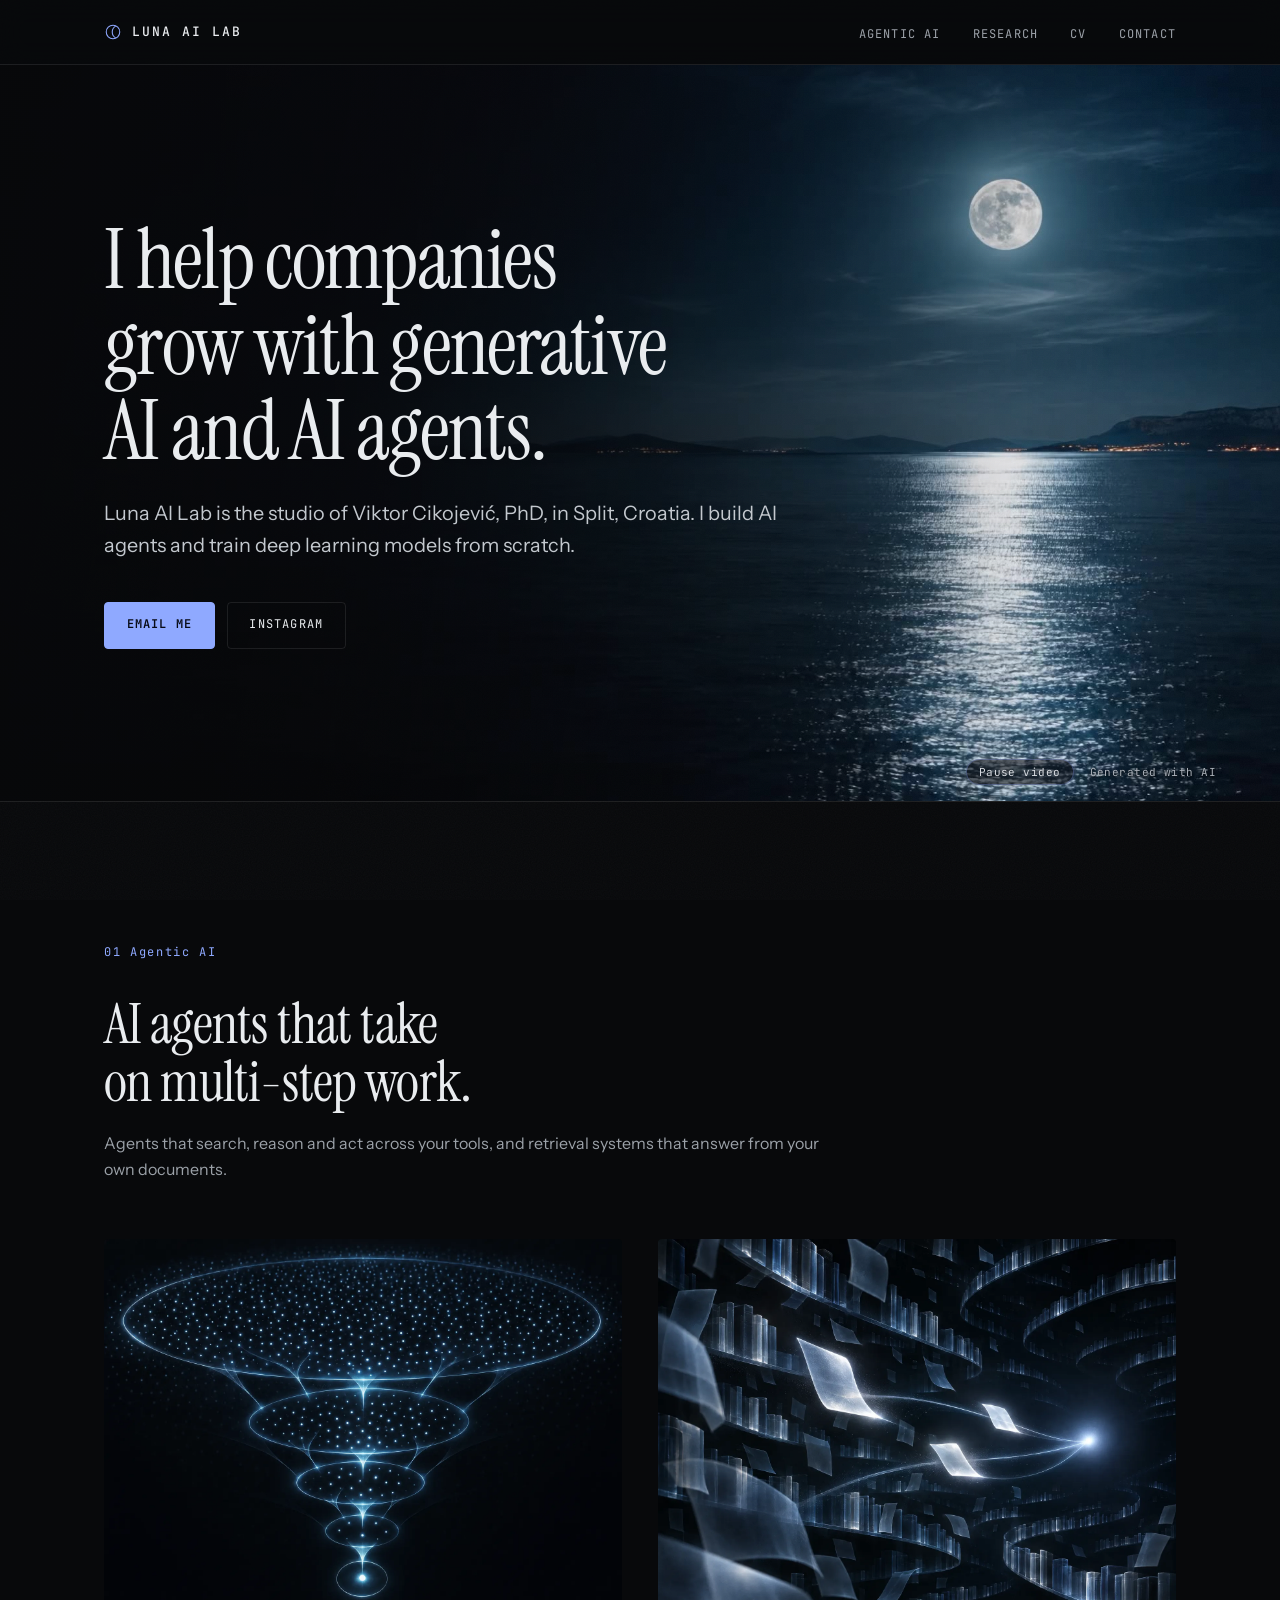
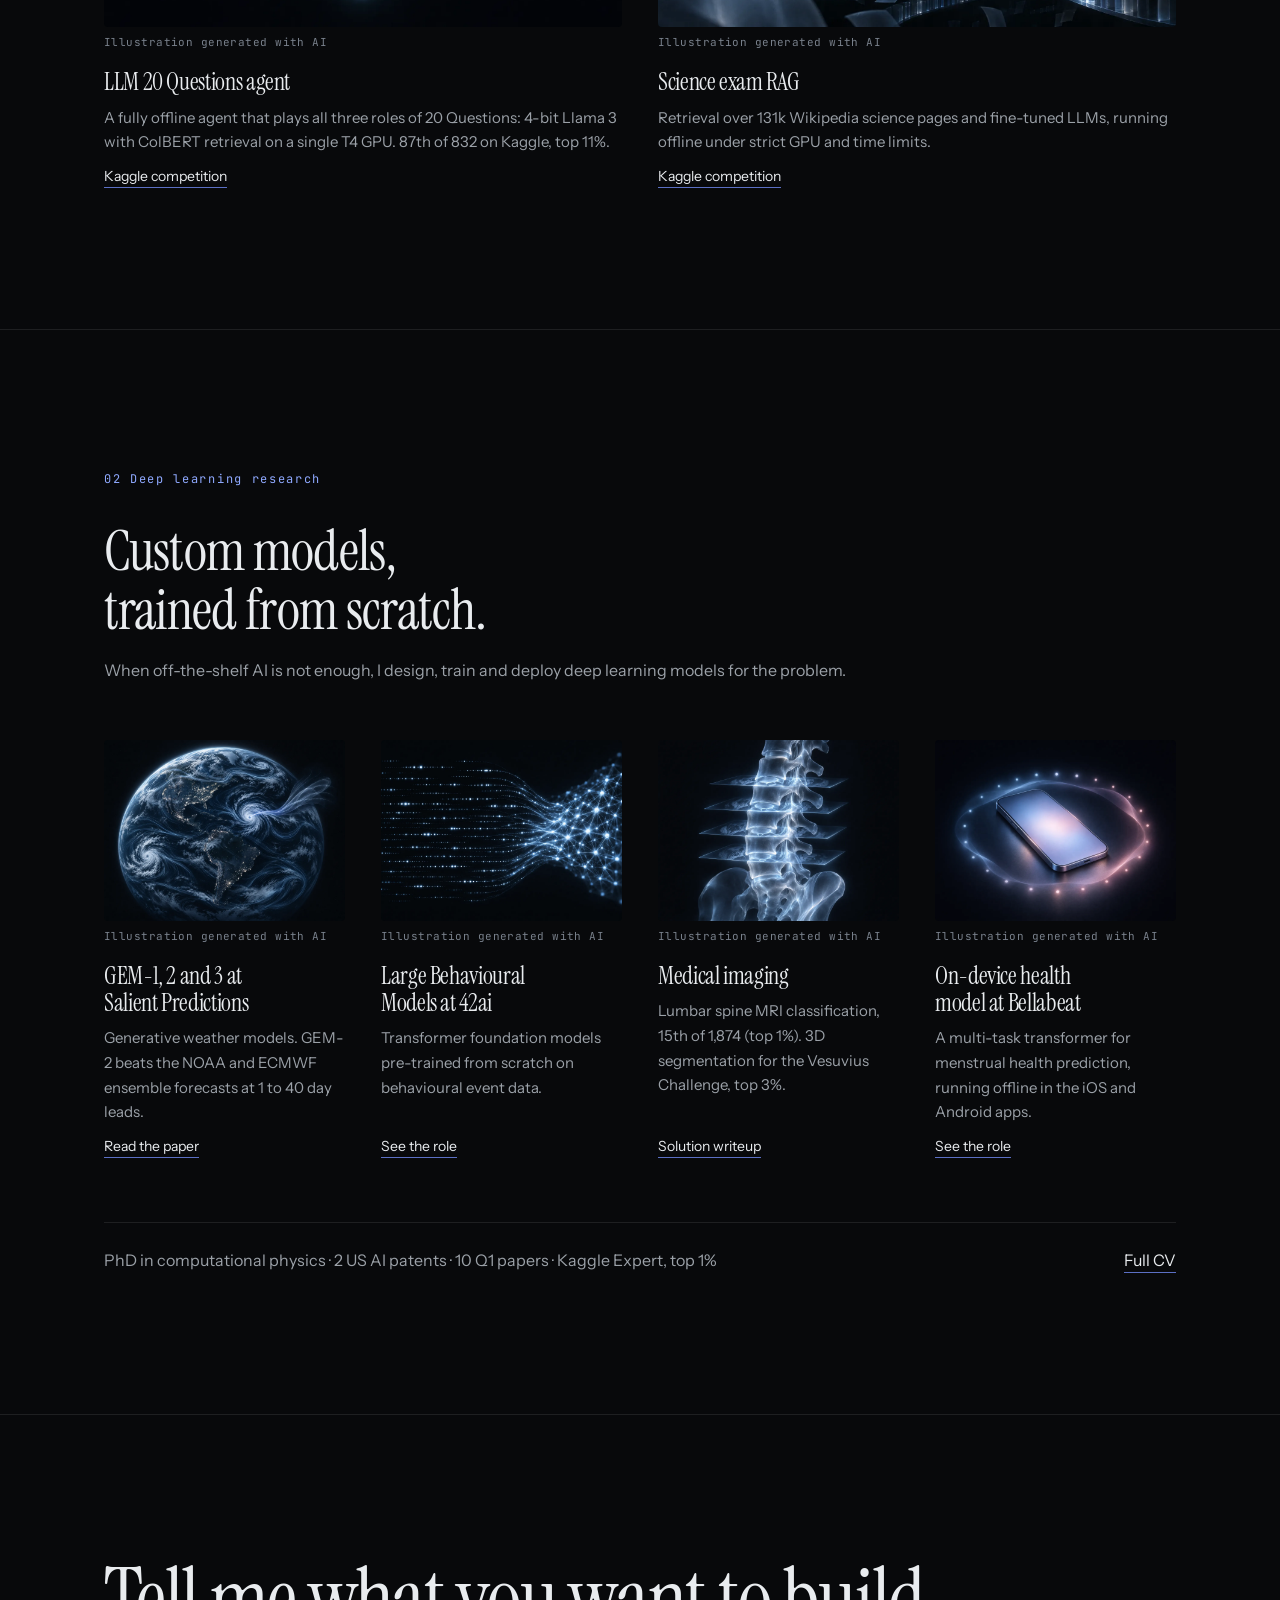
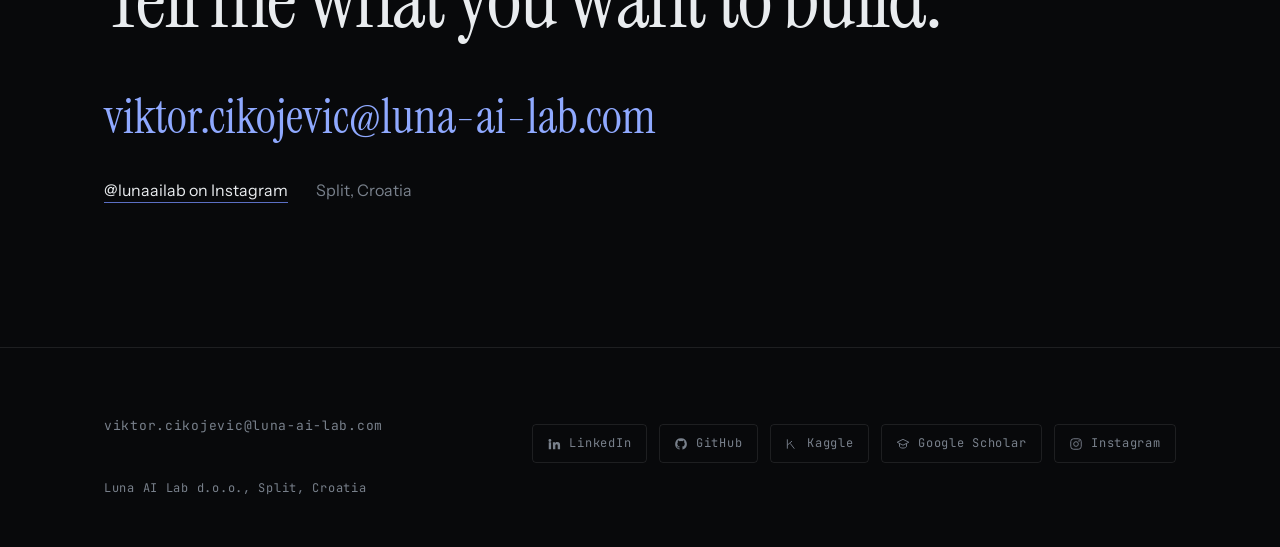
<file: index.html>
<!DOCTYPE html>
<html lang="en">
<head>
<meta charset="utf-8">
<meta name="viewport" content="width=device-width, initial-scale=1">
<title>Luna AI Lab. Generative AI, AI agents and deep learning research</title>
<meta name="description" content="Luna AI Lab is the studio of Viktor Cikojević, PhD, in Split, Croatia. AI agents and custom deep learning models trained from scratch.">
<link rel="canonical" href="https://luna-ai-lab.com/">
<meta name="theme-color" content="#08090b">
<meta name="author" content="Viktor Cikojević">

<meta property="og:type" content="website">
<meta property="og:url" content="https://luna-ai-lab.com/">
<meta property="og:site_name" content="Luna AI Lab">
<meta property="og:title" content="Luna AI Lab. Generative AI, AI agents and deep learning research">
<meta property="og:description" content="Luna AI Lab is the studio of Viktor Cikojević, PhD, in Split, Croatia. AI agents and custom deep learning models trained from scratch.">
<meta property="og:image" content="https://luna-ai-lab.com/assets/og.jpg">
<meta property="og:image:width" content="1200">
<meta property="og:image:height" content="630">
<meta name="twitter:card" content="summary_large_image">
<meta name="twitter:title" content="Luna AI Lab. Generative AI, AI agents and deep learning research">
<meta name="twitter:description" content="Luna AI Lab is the studio of Viktor Cikojević, PhD, in Split, Croatia. AI agents and custom deep learning models trained from scratch.">
<meta name="twitter:image" content="https://luna-ai-lab.com/assets/og.jpg">

<link rel="icon" href="/assets/favicon.svg" type="image/svg+xml">
<link rel="preconnect" href="https://fonts.googleapis.com">
<link rel="preconnect" href="https://fonts.gstatic.com" crossorigin>
<link rel="stylesheet" href="https://fonts.googleapis.com/css2?family=Instrument+Sans:ital,wght@0,400;0,500;0,600;1,400&amp;family=Instrument+Serif:ital@0;1&amp;family=JetBrains+Mono:wght@400;500&amp;display=swap">
<link rel="stylesheet" href="/styles.css">
</head>
<body>

<a class="skip" href="#main">Skip to content</a>

<header class="nav">
  <div class="wrap nav__inner">
    <a class="wordmark" href="/">
      <svg viewBox="0 0 24 24" fill="none" stroke="currentColor" stroke-width="1.4" aria-hidden="true">
        <circle cx="12" cy="12" r="9"/>
        <path d="M15.5 4.2a9 9 0 0 0 0 15.6"/>
      </svg>
      Luna AI Lab
    </a>
    <nav aria-label="Primary">
      <ul class="nav__links">
        <li class="nav__anchor"><a href="#agents">Agentic AI</a></li>
        <li class="nav__anchor"><a href="#research">Research</a></li>
        <li><a href="/viktor/">CV</a></li>
        <li><a href="#contact">Contact</a></li>
      </ul>
    </nav>
  </div>
</header>

<main id="main">

<section class="hero" id="top">
  <video class="hero__video" id="hero-video" data-src="/assets/hero.mp4" poster="/assets/hero.jpg" muted loop playsinline preload="none" aria-hidden="true"></video>
  <div class="wrap hero__inner">
    <h1 class="display">I help companies grow with generative AI and AI agents.</h1>
    <p class="lede hero__lede">
      Luna AI Lab is the studio of Viktor Cikojević, PhD, in Split, Croatia.
      I build AI agents and train deep learning models from scratch.
    </p>
    <div class="hero__cta">
      <a class="btn btn--primary" href="mailto:viktor.cikojevic@luna-ai-lab.com?subject=Project%20enquiry">Email me</a>
      <a class="btn btn--ghost" href="https://instagram.com/lunaailab" target="_blank" rel="noopener">Instagram</a>
    </div>
  </div>
  <div class="hero__meta">
    <button class="hero__pause" type="button" aria-pressed="false" hidden>Pause video</button>
    <p class="hero__caption">Generated with AI</p>
  </div>
</section>

<section class="section offer" id="agents">
  <div class="wrap">
    <header class="offer__head">
      <p class="eyebrow">01 Agentic AI</p>
      <h2 class="h2">AI agents that take on multi-step work.</h2>
      <p class="prose">Agents that search, reason and act across your tools, and retrieval systems that answer from your own documents.</p>
    </header>
    <div class="cards cards--2">
        <article class="card">
          <figure class="card__media">
            <img src="/assets/agent-20q.webp" alt="Illustration of an AI agent playing 20 Questions" width="1600" height="1200" loading="lazy" decoding="async">
            <figcaption>Illustration generated with AI</figcaption>
          </figure>
          <h3>LLM 20 Questions agent</h3>
          <p>A fully offline agent that plays all three roles of 20 Questions: 4-bit Llama 3 with ColBERT retrieval on a single T4 GPU. 87th of 832 on Kaggle, top 11%.</p>
          <a class="link card__link" href="https://www.kaggle.com/competitions/llm-20-questions" target="_blank" rel="noopener">Kaggle competition</a>
        </article>
        <article class="card">
          <figure class="card__media">
            <img src="/assets/agent-rag.webp" alt="Illustration of retrieval over science articles" width="1600" height="1200" loading="lazy" decoding="async">
            <figcaption>Illustration generated with AI</figcaption>
          </figure>
          <h3>Science exam RAG</h3>
          <p>Retrieval over 131k Wikipedia science pages and fine-tuned LLMs, running offline under strict GPU and time limits.</p>
          <a class="link card__link" href="https://www.kaggle.com/competitions/kaggle-llm-science-exam" target="_blank" rel="noopener">Kaggle competition</a>
        </article>
    </div>
  </div>
</section>

<section class="section offer" id="research">
  <div class="wrap">
    <header class="offer__head">
      <p class="eyebrow">02 Deep learning research</p>
      <h2 class="h2">Custom models, trained from scratch.</h2>
      <p class="prose">When off-the-shelf AI is not enough, I design, train and deploy deep learning models for the problem.</p>
    </header>
    <div class="cards cards--4">
        <article class="card">
          <figure class="card__media">
            <img src="/assets/research-gem.webp" alt="Illustration of a generative weather model" width="1600" height="1200" loading="lazy" decoding="async">
            <figcaption>Illustration generated with AI</figcaption>
          </figure>
          <h3>GEM-1, 2 and 3 at Salient Predictions</h3>
          <p>Generative weather models. GEM-2 beats the NOAA and ECMWF ensemble forecasts at 1 to 40 day leads.</p>
          <a class="link card__link" href="https://arxiv.org/abs/2601.03753" target="_blank" rel="noopener">Read the paper</a>
        </article>
        <article class="card">
          <figure class="card__media">
            <img src="/assets/research-lbm.webp" alt="Illustration of a transformer trained on behavioural events" width="1600" height="1200" loading="lazy" decoding="async">
            <figcaption>Illustration generated with AI</figcaption>
          </figure>
          <h3>Large Behavioural Models at 42ai</h3>
          <p>Transformer foundation models pre-trained from scratch on behavioural event data.</p>
          <a class="link card__link" href="/viktor/#experience">See the role</a>
        </article>
        <article class="card">
          <figure class="card__media">
            <img src="/assets/research-medical.webp" alt="Illustration of a lumbar spine MRI scan" width="1600" height="1200" loading="lazy" decoding="async">
            <figcaption>Illustration generated with AI</figcaption>
          </figure>
          <h3>Medical imaging</h3>
          <p>Lumbar spine MRI classification, 15th of 1,874 (top 1%). 3D segmentation for the Vesuvius Challenge, top 3%.</p>
          <a class="link card__link" href="https://www.kaggle.com/competitions/rsna-2024-lumbar-spine-degenerative-classification/writeups/derpmaxxing-15th-place-solution" target="_blank" rel="noopener">Solution writeup</a>
        </article>
        <article class="card">
          <figure class="card__media">
            <img src="/assets/research-health.webp" alt="Illustration of a health model running on a phone" width="1600" height="1200" loading="lazy" decoding="async">
            <figcaption>Illustration generated with AI</figcaption>
          </figure>
          <h3>On-device health model at Bellabeat</h3>
          <p>A multi-task transformer for menstrual health prediction, running offline in the iOS and Android apps.</p>
          <a class="link card__link" href="/viktor/#experience">See the role</a>
        </article>
    </div>
    <div class="creds">
      <p>PhD in computational physics · 2 US AI patents · 10 Q1 papers · Kaggle Expert, top 1%</p>
      <a class="link" href="/viktor/">Full CV</a>
    </div>
  </div>
</section>

<section class="section contact" id="contact">
  <div class="wrap">
    <h2 class="display">Tell me what you want to build.</h2>
    <a class="contact__mail" href="mailto:viktor.cikojevic@luna-ai-lab.com?subject=Project%20enquiry">viktor.cikojevic@luna-ai-lab.com</a>
    <p class="contact__meta">
      <a class="link" href="https://instagram.com/lunaailab" target="_blank" rel="noopener">@lunaailab on Instagram</a>
      <span>Split, Croatia</span>
    </p>
  </div>
</section>

</main>

<footer class="footer">
  <div class="wrap footer__inner">
    <a class="footer__mail" href="mailto:viktor.cikojevic@luna-ai-lab.com?subject=Project%20enquiry">viktor.cikojevic@luna-ai-lab.com</a>
    <ul class="elsewhere">
      <li><a href="https://linkedin.com/in/viktor-cikojevic-9546161a2" target="_blank" rel="noopener">
            <svg viewBox="0 0 24 24" fill="currentColor" aria-hidden="true"><path d="M4.98 3.5a2.5 2.5 0 1 1 0 5 2.5 2.5 0 0 1 0-5zM3 9h4v12H3zM10 9h3.8v1.7h.05c.53-.95 1.83-1.95 3.77-1.95 4.03 0 4.78 2.5 4.78 5.76V21h-4v-5.6c0-1.34-.03-3.06-1.9-3.06-1.9 0-2.2 1.45-2.2 2.96V21h-4z"/></svg>
            LinkedIn</a></li>
      <li><a href="https://github.com/viktorcikojevic" target="_blank" rel="noopener">
            <svg viewBox="0 0 24 24" fill="currentColor" aria-hidden="true"><path d="M12 2a10 10 0 0 0-3.16 19.49c.5.09.68-.22.68-.48v-1.7c-2.78.6-3.37-1.34-3.37-1.34-.45-1.16-1.11-1.47-1.11-1.47-.91-.62.07-.6.07-.6 1 .07 1.53 1.03 1.53 1.03.9 1.53 2.36 1.09 2.94.83.09-.65.35-1.09.63-1.34-2.22-.25-4.55-1.11-4.55-4.94 0-1.09.39-1.98 1.03-2.68-.1-.25-.45-1.27.1-2.64 0 0 .84-.27 2.75 1.02a9.5 9.5 0 0 1 5 0c1.91-1.29 2.75-1.02 2.75-1.02.55 1.37.2 2.39.1 2.64.64.7 1.03 1.59 1.03 2.68 0 3.84-2.34 4.69-4.57 4.94.36.31.68.92.68 1.85v2.74c0 .27.18.58.69.48A10 10 0 0 0 12 2z"/></svg>
            GitHub</a></li>
      <li><a href="https://www.kaggle.com/viktorcikojevic" target="_blank" rel="noopener">
            <svg viewBox="0 0 24 24" fill="none" stroke="currentColor" stroke-width="1.6" aria-hidden="true"><path d="M4 20V4M4 14l8-7M9 11l7 9"/></svg>
            Kaggle</a></li>
      <li><a href="https://scholar.google.com/citations?user=LbRhAdIAAAAJ&amp;hl=en" target="_blank" rel="noopener">
            <svg viewBox="0 0 24 24" fill="none" stroke="currentColor" stroke-width="1.6" aria-hidden="true"><path d="M12 4 2 9l10 5 10-5-10-5z"/><path d="M6 11.5V16c0 1.7 2.7 3 6 3s6-1.3 6-3v-4.5"/></svg>
            Google Scholar</a></li>
      <li><a href="https://instagram.com/lunaailab" target="_blank" rel="noopener">
            <svg viewBox="0 0 24 24" fill="none" stroke="currentColor" stroke-width="1.6" aria-hidden="true"><rect x="3" y="3" width="18" height="18" rx="5"/><circle cx="12" cy="12" r="4"/><circle cx="17.2" cy="6.8" r="0.6" fill="currentColor"/></svg>
            Instagram</a></li>
    </ul>
    <span>Luna AI Lab d.o.o., Split, Croatia</span>
  </div>
</footer>

<script type="application/ld+json">
{
  "@context": "https://schema.org",
  "@type": "Organization",
  "name": "Luna AI Lab",
  "legalName": "Luna AI Lab d.o.o.",
  "url": "https://luna-ai-lab.com/",
  "email": "viktor.cikojevic@luna-ai-lab.com",
  "description": "Luna AI Lab is the studio of Viktor Cikojević, PhD, in Split, Croatia. AI agents and custom deep learning models trained from scratch.",
  "address": { "@type": "PostalAddress", "addressLocality": "Split", "addressCountry": "HR" },
  "sameAs": ["https://instagram.com/lunaailab"],
  "founder": {
    "@type": "Person",
    "name": "Viktor Cikojević",
    "jobTitle": "ML Research Engineer",
    "url": "https://luna-ai-lab.com/viktor/",
    "sameAs": [
      "https://github.com/viktorcikojevic",
      "https://www.kaggle.com/viktorcikojevic",
      "https://linkedin.com/in/viktor-cikojevic-9546161a2",
      "https://scholar.google.com/citations?user=LbRhAdIAAAAJ&hl=en"
    ]
  }
}
</script>

<script src="/main.js" defer></script>
</body>
</html>
</file>
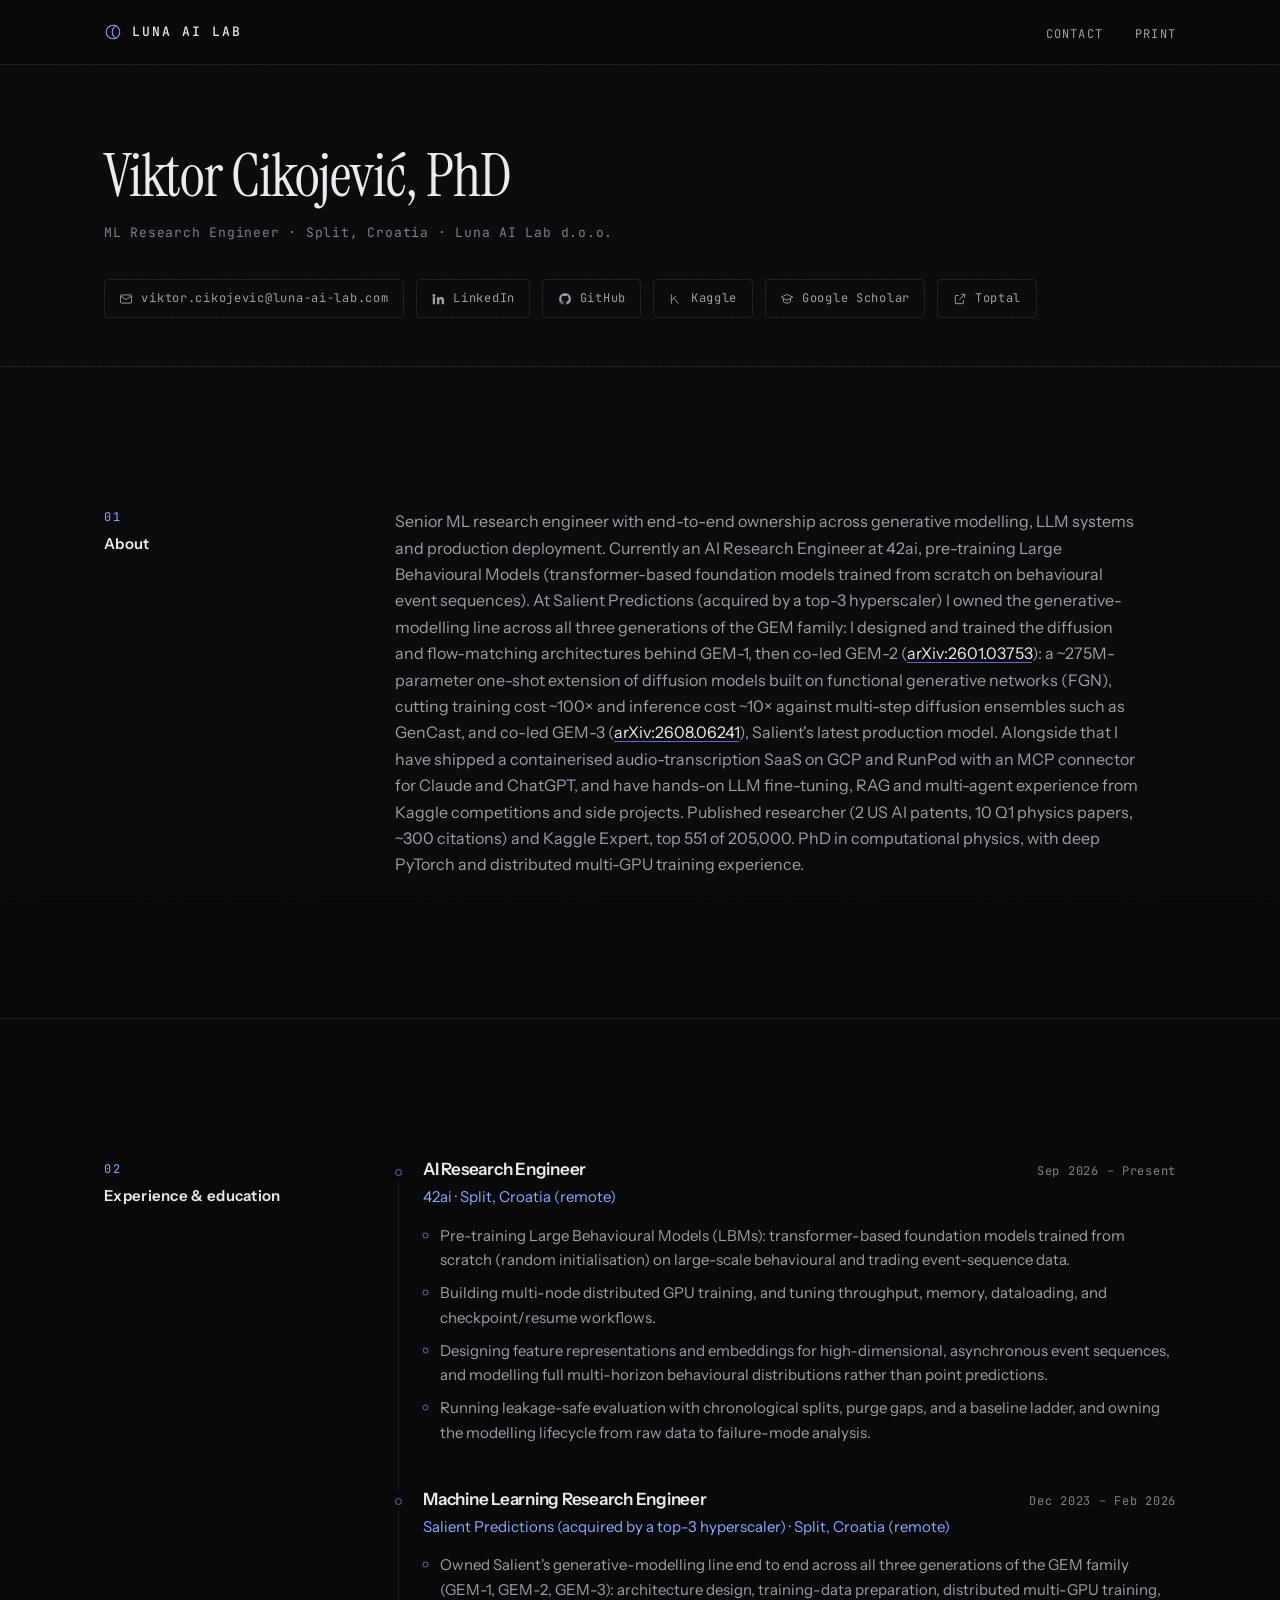
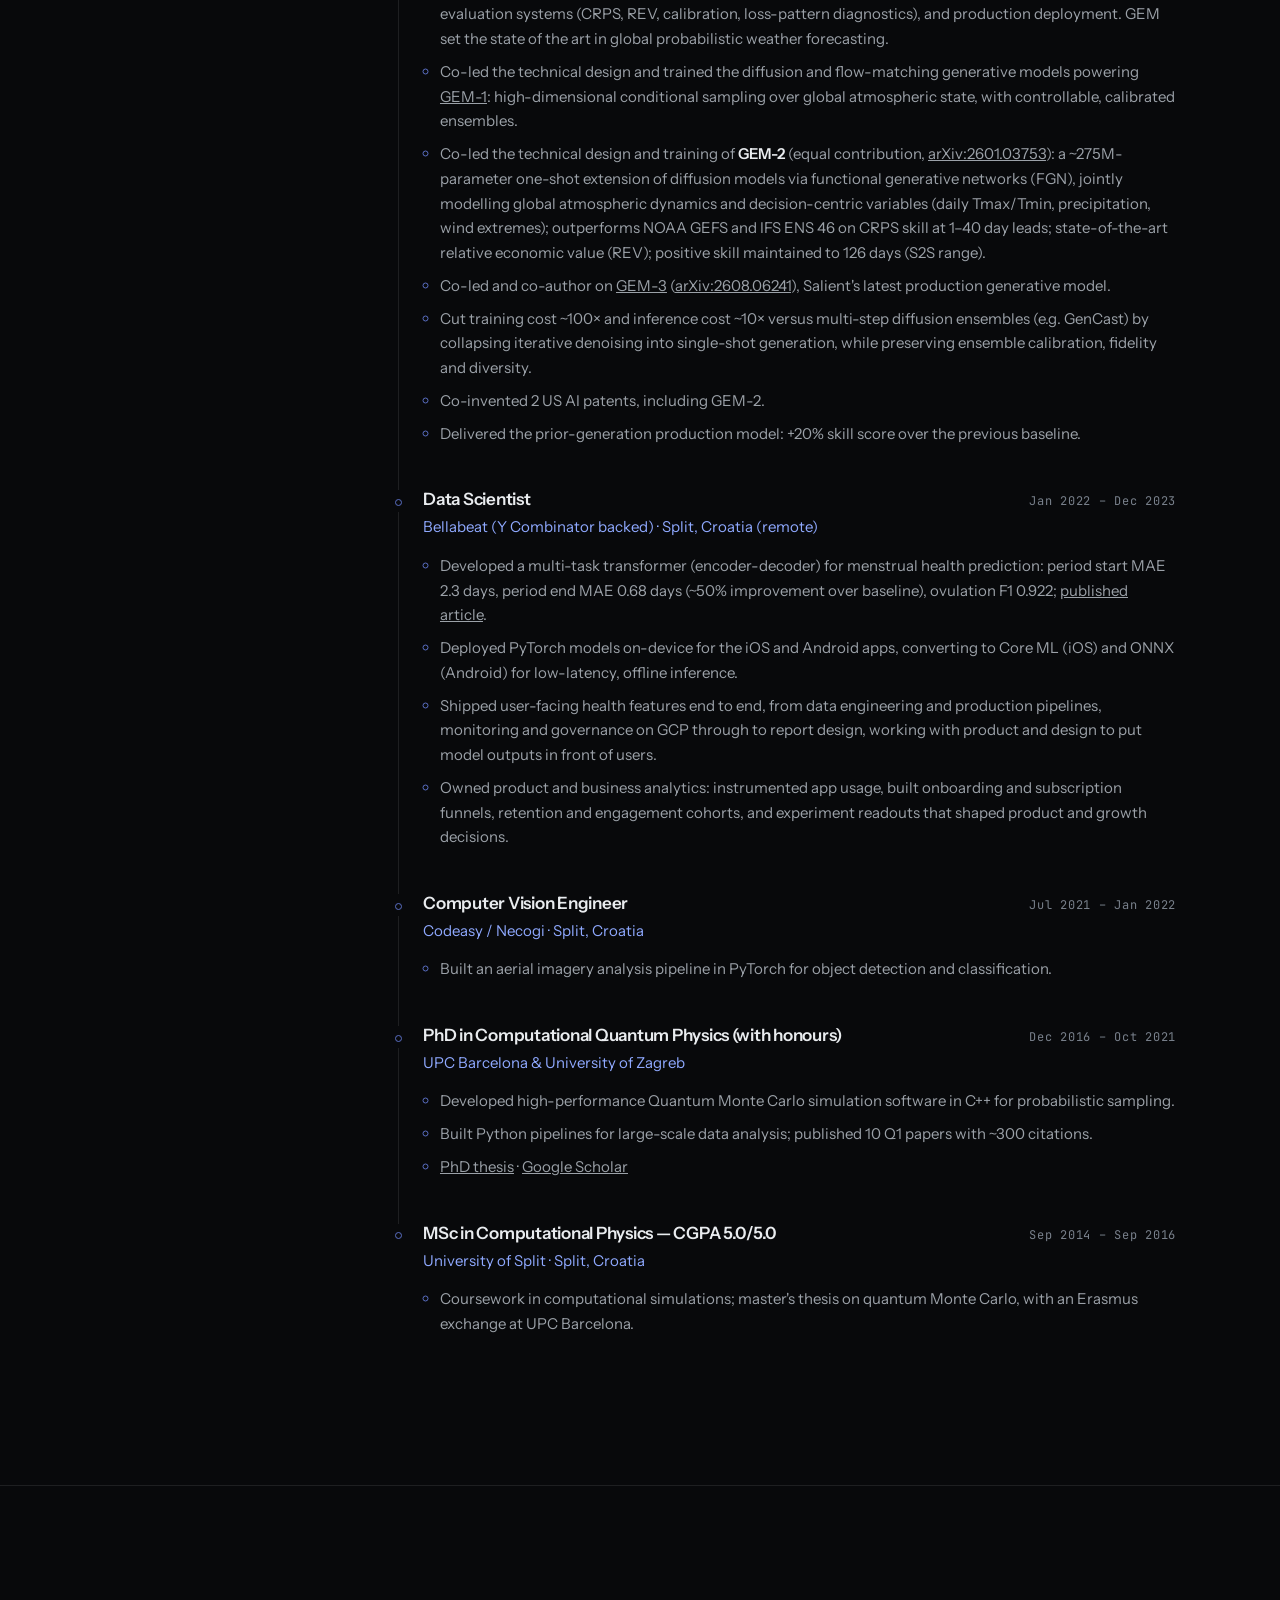
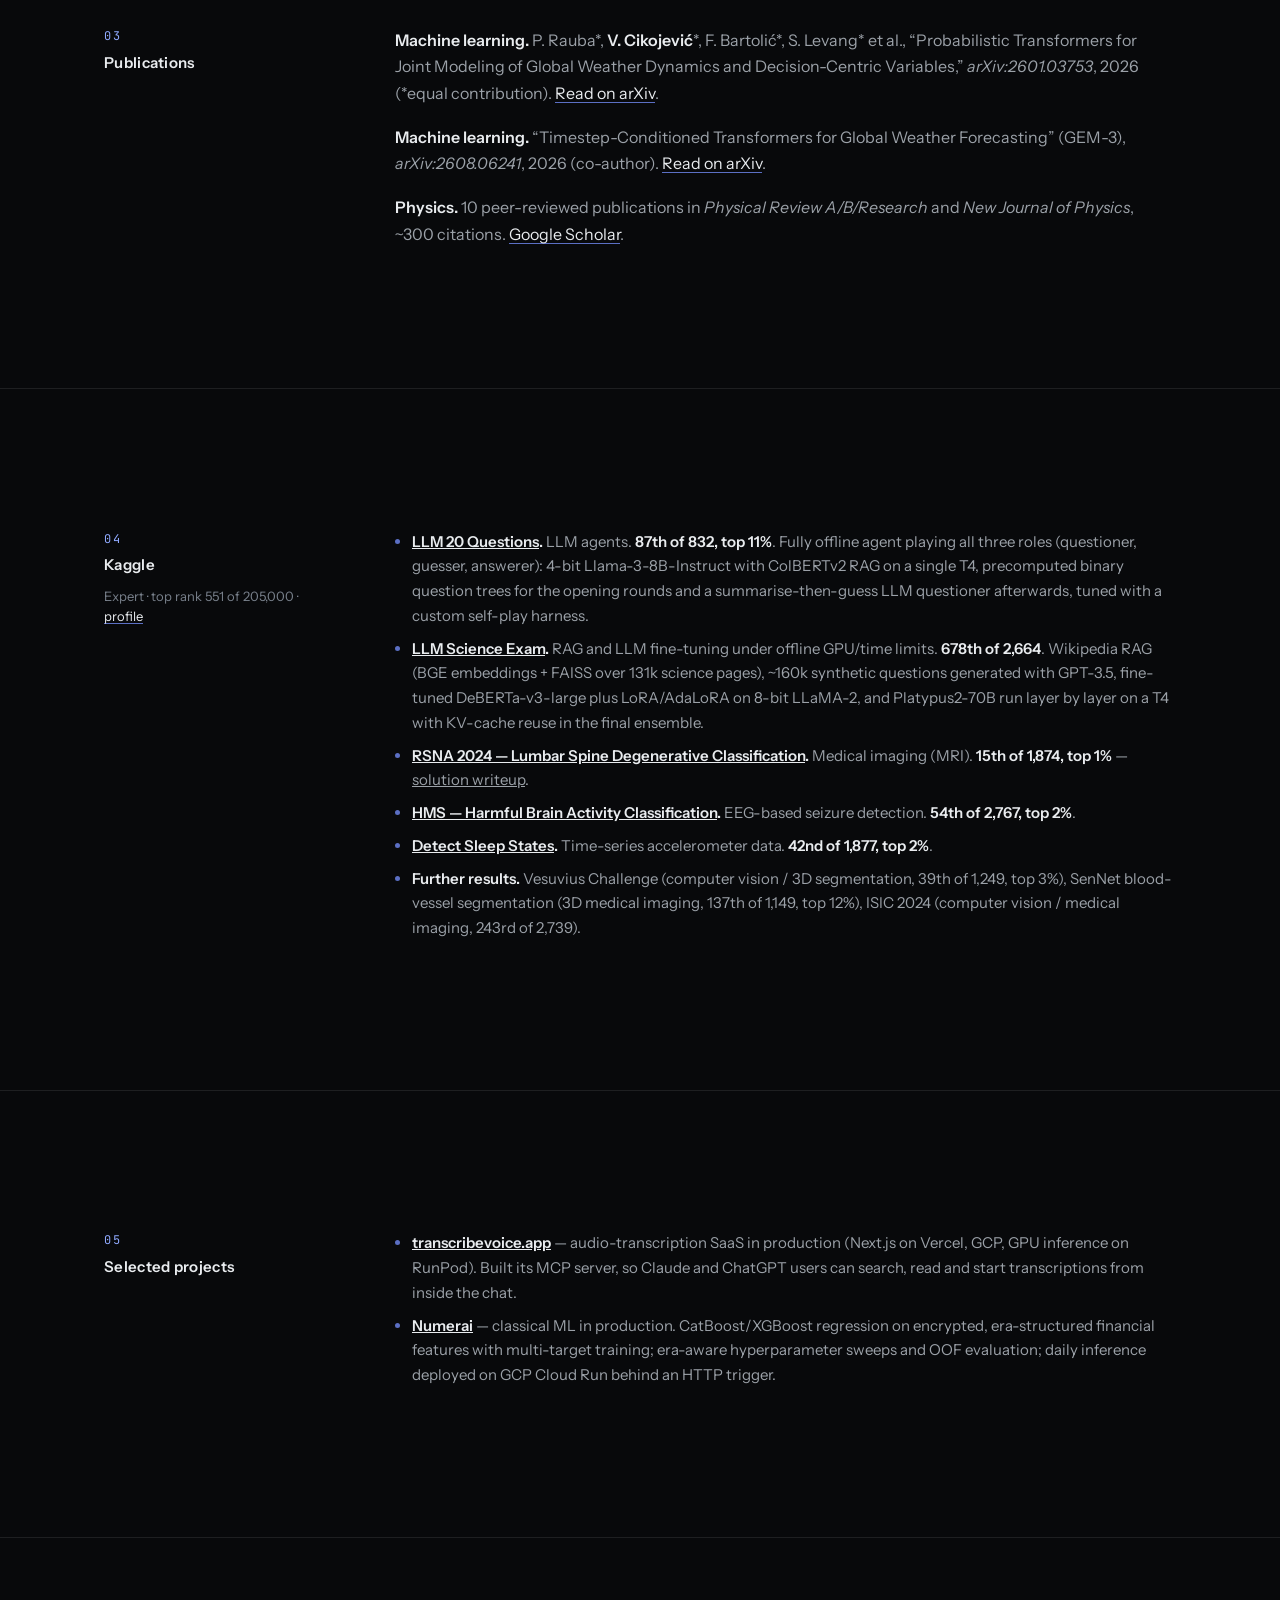
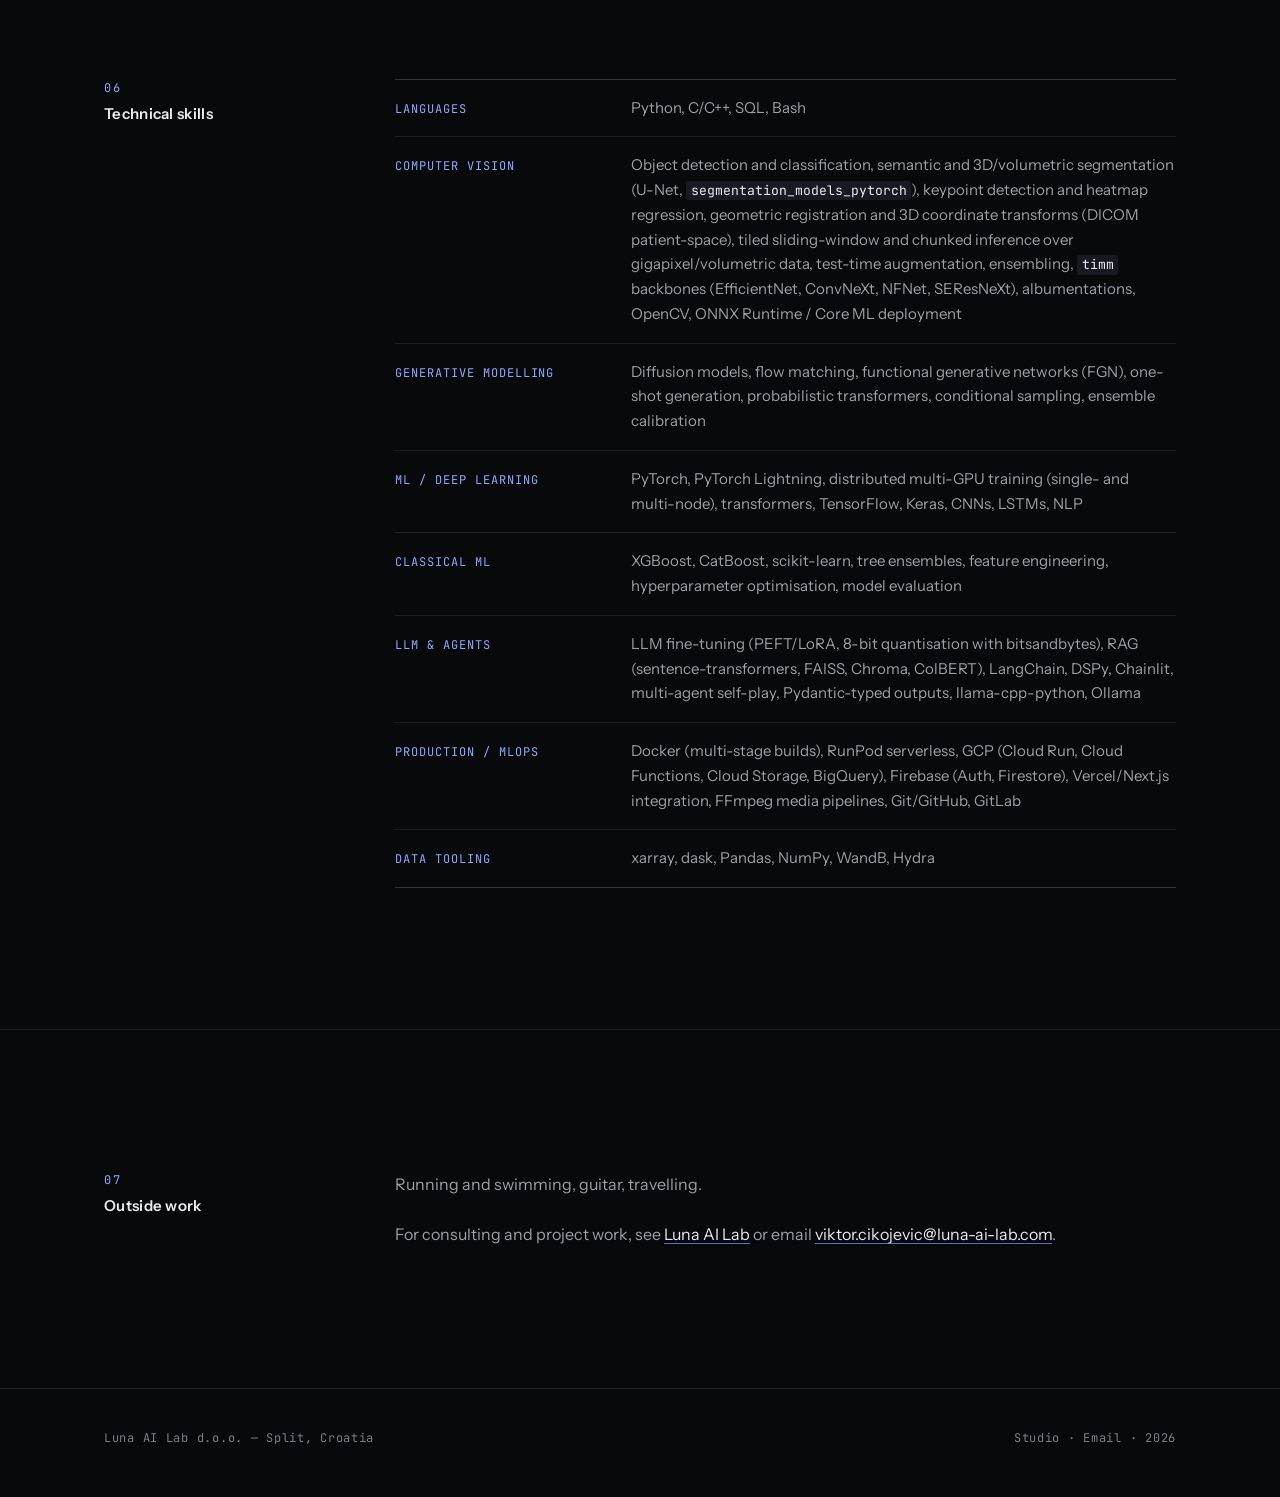
<file: viktor/index.html>
<!DOCTYPE html>
<html lang="en">
<head>
<meta charset="utf-8">
<meta name="viewport" content="width=device-width, initial-scale=1">
<title>Viktor Cikojević, PhD — ML Research Engineer | Luna AI Lab</title>
<meta name="description" content="Senior ML research engineer working on generative modelling, LLM systems and production ML. Owned the GEM generative-modelling line (GEM-1, GEM-2, GEM-3) at Salient Predictions, acquired by a top-3 hyperscaler. Two US AI patents, 10 Q1 physics papers, Kaggle Expert. PhD in computational physics. Split, Croatia.">
<link rel="canonical" href="https://luna-ai-lab.com/viktor/">
<meta name="theme-color" content="#08090b">
<meta name="author" content="Viktor Cikojević">

<meta property="og:type" content="profile">
<meta property="og:url" content="https://luna-ai-lab.com/viktor/">
<meta property="og:site_name" content="Luna AI Lab">
<meta property="og:title" content="Viktor Cikojević, PhD — ML Research Engineer">
<meta property="og:description" content="Generative modelling, LLM systems and production ML. Owned the GEM generative-modelling line at Salient Predictions (acquired by a top-3 hyperscaler). Two US AI patents, Kaggle Expert, PhD in computational physics.">
<meta property="og:image" content="https://luna-ai-lab.com/assets/og.jpg">
<meta name="twitter:card" content="summary_large_image">
<meta name="twitter:image" content="https://luna-ai-lab.com/assets/og.jpg">

<link rel="icon" href="/assets/favicon.svg" type="image/svg+xml">
<link rel="preconnect" href="https://fonts.googleapis.com">
<link rel="preconnect" href="https://fonts.gstatic.com" crossorigin>
<link rel="stylesheet" href="https://fonts.googleapis.com/css2?family=Instrument+Sans:ital,wght@0,400;0,500;0,600;1,400&amp;family=Instrument+Serif:ital@0;1&amp;family=JetBrains+Mono:wght@400;500&amp;display=swap">
<link rel="stylesheet" href="/styles.css">
</head>
<body>

<a class="skip" href="#main">Skip to content</a>

<header class="nav no-print">
  <div class="wrap nav__inner">
    <a class="wordmark" href="/">
      <svg viewBox="0 0 24 24" fill="none" stroke="currentColor" stroke-width="1.4" aria-hidden="true">
        <circle cx="12" cy="12" r="9"/>
        <path d="M15.5 4.2a9 9 0 0 0 0 15.6"/>
      </svg>
      Luna AI Lab
    </a>
    <nav aria-label="Primary">
      <ul class="nav__links">
        <li><a href="mailto:viktor.cikojevic@luna-ai-lab.com">Contact</a></li>
        <li><a href="#" id="print-cv">Print</a></li>
      </ul>
    </nav>
  </div>
</header>

<main id="main">

  <!-- ========================================================== HEADER -->
  <section class="wrap cv-header">
    <h1>Viktor Cikojević, PhD</h1>
    <p class="cv-header__meta">ML Research Engineer &middot; Split, Croatia &middot; Luna AI Lab d.o.o.</p>

    <ul class="elsewhere">
      <li><a href="mailto:viktor.cikojevic@luna-ai-lab.com">
        <svg viewBox="0 0 24 24" fill="none" stroke="currentColor" stroke-width="1.6" aria-hidden="true"><rect x="2.5" y="5" width="19" height="14" rx="2"/><path d="m3 7 9 6 9-6"/></svg>
        viktor.cikojevic@luna-ai-lab.com</a></li>
      <li><a href="https://linkedin.com/in/viktor-cikojevic-9546161a2" target="_blank" rel="noopener">
        <svg viewBox="0 0 24 24" fill="currentColor" aria-hidden="true"><path d="M4.98 3.5a2.5 2.5 0 1 1 0 5 2.5 2.5 0 0 1 0-5zM3 9h4v12H3zM10 9h3.8v1.7h.05c.53-.95 1.83-1.95 3.77-1.95 4.03 0 4.78 2.5 4.78 5.76V21h-4v-5.6c0-1.34-.03-3.06-1.9-3.06-1.9 0-2.2 1.45-2.2 2.96V21h-4z"/></svg>
        LinkedIn</a></li>
      <li><a href="https://github.com/viktorcikojevic" target="_blank" rel="noopener">
        <svg viewBox="0 0 24 24" fill="currentColor" aria-hidden="true"><path d="M12 2a10 10 0 0 0-3.16 19.49c.5.09.68-.22.68-.48v-1.7c-2.78.6-3.37-1.34-3.37-1.34-.45-1.16-1.11-1.47-1.11-1.47-.91-.62.07-.6.07-.6 1 .07 1.53 1.03 1.53 1.03.9 1.53 2.36 1.09 2.94.83.09-.65.35-1.09.63-1.34-2.22-.25-4.55-1.11-4.55-4.94 0-1.09.39-1.98 1.03-2.68-.1-.25-.45-1.27.1-2.64 0 0 .84-.27 2.75 1.02a9.5 9.5 0 0 1 5 0c1.91-1.29 2.75-1.02 2.75-1.02.55 1.37.2 2.39.1 2.64.64.7 1.03 1.59 1.03 2.68 0 3.84-2.34 4.69-4.57 4.94.36.31.68.92.68 1.85v2.74c0 .27.18.58.69.48A10 10 0 0 0 12 2z"/></svg>
        GitHub</a></li>
      <li><a href="https://www.kaggle.com/viktorcikojevic" target="_blank" rel="noopener">
        <svg viewBox="0 0 24 24" fill="none" stroke="currentColor" stroke-width="1.6" aria-hidden="true"><path d="M4 20V4M4 14l8-7M9 11l7 9"/></svg>
        Kaggle</a></li>
      <li><a href="https://scholar.google.com/citations?user=LbRhAdIAAAAJ&amp;hl=en" target="_blank" rel="noopener">
        <svg viewBox="0 0 24 24" fill="none" stroke="currentColor" stroke-width="1.6" aria-hidden="true"><path d="M12 4 2 9l10 5 10-5-10-5z"/><path d="M6 11.5V16c0 1.7 2.7 3 6 3s6-1.3 6-3v-4.5"/></svg>
        Google Scholar</a></li>
      <li><a href="https://www.toptal.com/developers/resume/viktor-cikojevic" target="_blank" rel="noopener">
        <svg viewBox="0 0 24 24" fill="none" stroke="currentColor" stroke-width="1.6" aria-hidden="true"><path d="M14 4h6v6M20 4l-9 9M18 14v5a1 1 0 0 1-1 1H5a1 1 0 0 1-1-1V7a1 1 0 0 1 1-1h5"/></svg>
        Toptal</a></li>
    </ul>
  </section>

  <!-- =========================================================== ABOUT -->
  <section class="section" id="about">
    <div class="wrap split">
      <div class="rail">
        <span class="rail__index">01</span>
        <h2 class="rail__title">About</h2>
      </div>
      <div>
        <p class="prose">
          Senior ML research engineer with end-to-end ownership across generative modelling, LLM
          systems and production deployment. Currently an AI Research Engineer at 42ai, pre-training
          Large Behavioural Models (transformer-based foundation models trained from scratch on
          behavioural event sequences). At Salient Predictions (acquired by a top-3
          hyperscaler) I owned the generative-modelling line across all three generations of the
          GEM family: I designed and trained the diffusion and flow-matching architectures behind
          GEM-1, then co-led GEM-2
          (<a href="https://arxiv.org/abs/2601.03753" target="_blank" rel="noopener">arXiv:2601.03753</a>):
          a ~275M-parameter one-shot extension of diffusion models built on functional generative
          networks (FGN), cutting training cost ~100&times; and inference cost ~10&times; against
          multi-step diffusion ensembles such as GenCast, and co-led GEM-3
          (<a href="https://arxiv.org/abs/2608.06241" target="_blank" rel="noopener">arXiv:2608.06241</a>),
          Salient's latest production model. Alongside that I have shipped a
          containerised audio-transcription SaaS on GCP and RunPod with an MCP connector for Claude
          and ChatGPT, and have hands-on LLM
          fine-tuning, RAG and multi-agent experience from Kaggle competitions and side projects.
          Published researcher (2 US AI patents, 10 Q1 physics papers, ~300 citations) and Kaggle
          Expert, top 551 of 205,000. PhD in computational physics, with deep PyTorch and
          distributed multi-GPU training experience.
        </p>
      </div>
    </div>
  </section>

  <!-- ====================================================== EXPERIENCE -->
  <section class="section" id="experience">
    <div class="wrap split">
      <div class="rail">
        <span class="rail__index">02</span>
        <h2 class="rail__title">Experience &amp; education</h2>
      </div>

      <div>
        <ol class="timeline">

          <li>
            <div class="role__head">
              <h3 class="role__title">AI Research Engineer</h3>
              <span class="role__date">Sep 2026 – Present</span>
            </div>
            <p class="role__org">42ai &middot; Split, Croatia (remote)</p>
            <ul class="bullets">
              <li>Pre-training Large Behavioural Models (LBMs): transformer-based foundation models trained from scratch (random initialisation) on large-scale behavioural and trading event-sequence data.</li>
              <li>Building multi-node distributed GPU training, and tuning throughput, memory, dataloading, and checkpoint/resume workflows.</li>
              <li>Designing feature representations and embeddings for high-dimensional, asynchronous event sequences, and modelling full multi-horizon behavioural distributions rather than point predictions.</li>
              <li>Running leakage-safe evaluation with chronological splits, purge gaps, and a baseline ladder, and owning the modelling lifecycle from raw data to failure-mode analysis.</li>
            </ul>
          </li>

          <li>
            <div class="role__head">
              <h3 class="role__title">Machine Learning Research Engineer</h3>
              <span class="role__date">Dec 2023 – Feb 2026</span>
            </div>
            <p class="role__org"><a href="https://www.salientpredictions.com/" target="_blank" rel="noopener">Salient Predictions</a> (acquired by a top-3 hyperscaler) &middot; Split, Croatia (remote)</p>
            <ul class="bullets">
              <li>Owned Salient's generative-modelling line end to end across all three generations of the GEM family (GEM-1, GEM-2, GEM-3): architecture design, training-data preparation, distributed multi-GPU training, evaluation systems (CRPS, REV, calibration, loss-pattern diagnostics), and production deployment. GEM set the state of the art in global probabilistic weather forecasting.</li>
              <li>Co-led the technical design and trained the diffusion and flow-matching generative models powering <a href="https://www.salientpredictions.com/blog/webinar-recording---next-gen-forecasting-salients-new-model-and-what-it-means-for-you" target="_blank" rel="noopener">GEM-1</a>: high-dimensional conditional sampling over global atmospheric state, with controllable, calibrated ensembles.</li>
              <li>Co-led the technical design and training of <strong>GEM-2</strong> (equal contribution, <a href="https://arxiv.org/abs/2601.03753" target="_blank" rel="noopener">arXiv:2601.03753</a>): a ~275M-parameter one-shot extension of diffusion models via functional generative networks (FGN), jointly modelling global atmospheric dynamics and decision-centric variables (daily Tmax/Tmin, precipitation, wind extremes); outperforms NOAA GEFS and IFS ENS 46 on CRPS skill at 1–40 day leads; state-of-the-art relative economic value (REV); positive skill maintained to 126 days (S2S range).</li>
              <li>Co-led and co-author on <a href="https://www.linkedin.com/posts/salient-weather_salientgem-aiweather-generativeai-activity-7442208095973584896-NGvs" target="_blank" rel="noopener">GEM-3</a> (<a href="https://arxiv.org/abs/2608.06241" target="_blank" rel="noopener">arXiv:2608.06241</a>), Salient's latest production generative model.</li>
              <li>Cut training cost ~100&times; and inference cost ~10&times; versus multi-step diffusion ensembles (e.g. GenCast) by collapsing iterative denoising into single-shot generation, while preserving ensemble calibration, fidelity and diversity.</li>
              <li>Co-invented 2 US AI patents, including GEM-2.</li>
              <li>Delivered the prior-generation production model: +20% skill score over the previous baseline.</li>
            </ul>
          </li>

          <li>
            <div class="role__head">
              <h3 class="role__title">Data Scientist</h3>
              <span class="role__date">Jan 2022 – Dec 2023</span>
            </div>
            <p class="role__org"><a href="https://bellabeat.com/" target="_blank" rel="noopener">Bellabeat</a> (Y Combinator backed) &middot; Split, Croatia (remote)</p>
            <ul class="bullets">
              <li>Developed a multi-task transformer (encoder-decoder) for menstrual health prediction: period start MAE 2.3 days, period end MAE 0.68 days (~50% improvement over baseline), ovulation F1 0.922; <a href="https://period-diary.com/scientific-article/period-ovulation-tracking-advanced-menstrual-tracking-algorithms/" target="_blank" rel="noopener">published article</a>.</li>
              <li>Deployed PyTorch models on-device for the iOS and Android apps, converting to Core ML (iOS) and ONNX (Android) for low-latency, offline inference.</li>
              <li>Shipped user-facing health features end to end, from data engineering and production pipelines, monitoring and governance on GCP through to report design, working with product and design to put model outputs in front of users.</li>
              <li>Owned product and business analytics: instrumented app usage, built onboarding and subscription funnels, retention and engagement cohorts, and experiment readouts that shaped product and growth decisions.</li>
            </ul>
          </li>

          <li>
            <div class="role__head">
              <h3 class="role__title">Computer Vision Engineer</h3>
              <span class="role__date">Jul 2021 – Jan 2022</span>
            </div>
            <p class="role__org"><a href="https://necogi.com/" target="_blank" rel="noopener">Codeasy / Necogi</a> &middot; Split, Croatia</p>
            <ul class="bullets">
              <li>Built an aerial imagery analysis pipeline in PyTorch for object detection and classification.</li>
            </ul>
          </li>

          <li>
            <div class="role__head">
              <h3 class="role__title">PhD in Computational Quantum Physics (with honours)</h3>
              <span class="role__date">Dec 2016 – Oct 2021</span>
            </div>
            <p class="role__org">UPC Barcelona &amp; University of Zagreb</p>
            <ul class="bullets">
              <li>Developed high-performance Quantum Monte Carlo simulation software in C++ for probabilistic sampling.</li>
              <li>Built Python pipelines for large-scale data analysis; published 10 Q1 papers with ~300 citations.</li>
              <li><a href="https://arxiv.org/abs/2105.01439" target="_blank" rel="noopener">PhD thesis</a> &middot; <a href="https://scholar.google.com/citations?user=LbRhAdIAAAAJ&amp;hl=en" target="_blank" rel="noopener">Google Scholar</a></li>
            </ul>
          </li>

          <li>
            <div class="role__head">
              <h3 class="role__title">MSc in Computational Physics — CGPA 5.0/5.0</h3>
              <span class="role__date">Sep 2014 – Sep 2016</span>
            </div>
            <p class="role__org">University of Split &middot; Split, Croatia</p>
            <ul class="bullets">
              <li>Coursework in computational simulations; master's thesis on quantum Monte Carlo, with an Erasmus exchange at UPC Barcelona.</li>
            </ul>
          </li>

        </ol>
      </div>
    </div>
  </section>

  <!-- ==================================================== PUBLICATIONS -->
  <section class="section" id="publications">
    <div class="wrap split">
      <div class="rail">
        <span class="rail__index">03</span>
        <h2 class="rail__title">Publications</h2>
      </div>
      <div>
        <p class="prose" style="margin-bottom:1.1rem">
          <strong>Machine learning.</strong> P. Rauba*, <strong>V. Cikojević</strong>*, F. Bartolić*,
          S. Levang* et al., “Probabilistic Transformers for Joint Modeling of Global Weather
          Dynamics and Decision-Centric Variables,” <em>arXiv:2601.03753</em>, 2026
          (*equal contribution).
          <a href="https://arxiv.org/abs/2601.03753" target="_blank" rel="noopener">Read on arXiv</a>.
        </p>
        <p class="prose" style="margin-bottom:1.1rem">
          <strong>Machine learning.</strong> “Timestep-Conditioned Transformers for Global Weather
          Forecasting” (GEM-3), <em>arXiv:2608.06241</em>, 2026 (co-author).
          <a href="https://arxiv.org/abs/2608.06241" target="_blank" rel="noopener">Read on arXiv</a>.
        </p>
        <p class="prose">
          <strong>Physics.</strong> 10 peer-reviewed publications in <em>Physical Review A/B/Research</em>
          and <em>New Journal of Physics</em>, ~300 citations.
          <a href="https://scholar.google.com/citations?user=LbRhAdIAAAAJ&amp;hl=en" target="_blank" rel="noopener">Google Scholar</a>.
        </p>
      </div>
    </div>
  </section>

  <!-- ========================================================== KAGGLE -->
  <section class="section" id="kaggle">
    <div class="wrap split">
      <div class="rail">
        <span class="rail__index">04</span>
        <h2 class="rail__title">Kaggle</h2>
        <p class="rail__note">Expert &middot; top rank 551 of 205,000 &middot; <a class="link" href="https://www.kaggle.com/viktorcikojevic" target="_blank" rel="noopener">profile</a></p>
      </div>
      <div>
        <ul class="bullets" style="margin-top:0">
          <li><strong><a href="https://www.kaggle.com/competitions/llm-20-questions" target="_blank" rel="noopener">LLM 20 Questions</a>.</strong> LLM agents. <strong>87th of 832, top 11%</strong>. Fully offline agent playing all three roles (questioner, guesser, answerer): 4-bit Llama-3-8B-Instruct with ColBERTv2 RAG on a single T4, precomputed binary question trees for the opening rounds and a summarise-then-guess LLM questioner afterwards, tuned with a custom self-play harness.</li>
          <li><strong><a href="https://www.kaggle.com/competitions/kaggle-llm-science-exam" target="_blank" rel="noopener">LLM Science Exam</a>.</strong> RAG and LLM fine-tuning under offline GPU/time limits. <strong>678th of 2,664</strong>. Wikipedia RAG (BGE embeddings + FAISS over 131k science pages), ~160k synthetic questions generated with GPT-3.5, fine-tuned DeBERTa-v3-large plus LoRA/AdaLoRA on 8-bit LLaMA-2, and Platypus2-70B run layer by layer on a T4 with KV-cache reuse in the final ensemble.</li>
          <li><strong><a href="https://www.kaggle.com/competitions/rsna-2024-lumbar-spine-degenerative-classification" target="_blank" rel="noopener">RSNA 2024 — Lumbar Spine Degenerative Classification</a>.</strong> Medical imaging (MRI). <strong>15th of 1,874, top 1%</strong> — <a href="https://www.kaggle.com/competitions/rsna-2024-lumbar-spine-degenerative-classification/writeups/derpmaxxing-15th-place-solution" target="_blank" rel="noopener">solution writeup</a>.</li>
          <li><strong><a href="https://www.kaggle.com/competitions/hms-harmful-brain-activity-classification" target="_blank" rel="noopener">HMS — Harmful Brain Activity Classification</a>.</strong> EEG-based seizure detection. <strong>54th of 2,767, top 2%</strong>.</li>
          <li><strong><a href="https://www.kaggle.com/competitions/child-mind-institute-detect-sleep-states" target="_blank" rel="noopener">Detect Sleep States</a>.</strong> Time-series accelerometer data. <strong>42nd of 1,877, top 2%</strong>.</li>
          <li><strong>Further results.</strong> Vesuvius Challenge (computer vision / 3D segmentation, 39th of 1,249, top 3%), SenNet blood-vessel segmentation (3D medical imaging, 137th of 1,149, top 12%), ISIC 2024 (computer vision / medical imaging, 243rd of 2,739).</li>
        </ul>
      </div>
    </div>
  </section>

  <!-- ======================================================== PROJECTS -->
  <section class="section" id="projects">
    <div class="wrap split">
      <div class="rail">
        <span class="rail__index">05</span>
        <h2 class="rail__title">Selected projects</h2>
      </div>
      <div>
        <ul class="bullets" style="margin-top:0">
          <li><strong><a href="https://transcribevoice.app" target="_blank" rel="noopener">transcribevoice.app</a></strong> — audio-transcription SaaS in production (Next.js on Vercel, GCP, GPU inference on RunPod). Built its MCP server, so Claude and ChatGPT users can search, read and start transcriptions from inside the chat.</li>
          <li><strong><a href="https://numer.ai/~viktornumerai" target="_blank" rel="noopener">Numerai</a></strong> — classical ML in production. CatBoost/XGBoost regression on encrypted, era-structured financial features with multi-target training; era-aware hyperparameter sweeps and OOF evaluation; daily inference deployed on GCP Cloud Run behind an HTTP trigger.</li>
        </ul>
      </div>
    </div>
  </section>

  <!-- ========================================================== SKILLS -->
  <section class="section" id="skills">
    <div class="wrap split">
      <div class="rail">
        <span class="rail__index">06</span>
        <h2 class="rail__title">Technical skills</h2>
      </div>
      <div>
        <dl class="skills">
          <div><dt>Languages</dt><dd>Python, C/C++, SQL, Bash</dd></div>
          <div><dt>Computer vision</dt><dd>Object detection and classification, semantic and 3D/volumetric segmentation (U-Net, <code>segmentation_models_pytorch</code>), keypoint detection and heatmap regression, geometric registration and 3D coordinate transforms (DICOM patient-space), tiled sliding-window and chunked inference over gigapixel/volumetric data, test-time augmentation, ensembling, <code>timm</code> backbones (EfficientNet, ConvNeXt, NFNet, SEResNeXt), albumentations, OpenCV, ONNX Runtime / Core ML deployment</dd></div>
          <div><dt>Generative modelling</dt><dd>Diffusion models, flow matching, functional generative networks (FGN), one-shot generation, probabilistic transformers, conditional sampling, ensemble calibration</dd></div>
          <div><dt>ML / deep learning</dt><dd>PyTorch, PyTorch Lightning, distributed multi-GPU training (single- and multi-node), transformers, TensorFlow, Keras, CNNs, LSTMs, NLP</dd></div>
          <div><dt>Classical ML</dt><dd>XGBoost, CatBoost, scikit-learn, tree ensembles, feature engineering, hyperparameter optimisation, model evaluation</dd></div>
          <div><dt>LLM &amp; agents</dt><dd>LLM fine-tuning (PEFT/LoRA, 8-bit quantisation with bitsandbytes), RAG (sentence-transformers, FAISS, Chroma, ColBERT), LangChain, DSPy, Chainlit, multi-agent self-play, Pydantic-typed outputs, llama-cpp-python, Ollama</dd></div>
          <div><dt>Production / MLOps</dt><dd>Docker (multi-stage builds), RunPod serverless, GCP (Cloud Run, Cloud Functions, Cloud Storage, BigQuery), Firebase (Auth, Firestore), Vercel/Next.js integration, FFmpeg media pipelines, Git/GitHub, GitLab</dd></div>
          <div><dt>Data tooling</dt><dd>xarray, dask, Pandas, NumPy, WandB, Hydra</dd></div>
        </dl>
      </div>
    </div>
  </section>

  <!-- ======================================================= INTERESTS -->
  <section class="section" id="interests">
    <div class="wrap split">
      <div class="rail">
        <span class="rail__index">07</span>
        <h2 class="rail__title">Outside work</h2>
      </div>
      <div>
        <p class="prose">Running and swimming, guitar, travelling.</p>
        <p class="prose" style="margin-top:1.5rem">
          For consulting and project work, see <a href="/">Luna AI Lab</a> or email
          <a href="mailto:viktor.cikojevic@luna-ai-lab.com">viktor.cikojevic@luna-ai-lab.com</a>.
        </p>
      </div>
    </div>
  </section>

</main>

<footer class="footer no-print">
  <div class="wrap footer__inner">
    <span>Luna AI Lab d.o.o. — Split, Croatia</span>
    <span><a href="/">Studio</a> · <a href="mailto:viktor.cikojevic@luna-ai-lab.com">Email</a> · <span id="year">2026</span></span>
  </div>
</footer>

<script type="application/ld+json">
{
  "@context": "https://schema.org",
  "@type": "Person",
  "name": "Viktor Cikojević",
  "honorificSuffix": "PhD",
  "jobTitle": "ML Research Engineer",
  "url": "https://luna-ai-lab.com/viktor/",
  "email": "viktor.cikojevic@luna-ai-lab.com",
  "worksFor": { "@type": "Organization", "name": "Luna AI Lab", "url": "https://luna-ai-lab.com/" },
  "address": { "@type": "PostalAddress", "addressLocality": "Split", "addressCountry": "HR" },
  "alumniOf": [
    { "@type": "CollegeOrUniversity", "name": "Universitat Politècnica de Catalunya" },
    { "@type": "CollegeOrUniversity", "name": "University of Zagreb" },
    { "@type": "CollegeOrUniversity", "name": "University of Split" }
  ],
  "knowsAbout": [
    "Diffusion models", "Flow matching", "Functional generative networks",
    "Probabilistic forecasting", "Computer vision", "Large language models", "Retrieval-augmented generation",
    "Distributed training", "MLOps"
  ],
  "sameAs": [
    "https://github.com/viktorcikojevic",
    "https://www.kaggle.com/viktorcikojevic",
    "https://linkedin.com/in/viktor-cikojevic-9546161a2",
    "https://scholar.google.com/citations?user=LbRhAdIAAAAJ&hl=en",
    "https://www.toptal.com/developers/resume/viktor-cikojevic",
    "https://arxiv.org/abs/2601.03753",
    "https://arxiv.org/abs/2608.06241"
  ]
}
</script>

<script src="/main.js" defer></script>
<script>
  document.getElementById('print-cv').addEventListener('click', function (e) {
    e.preventDefault();
    window.print();
  });
</script>
</body>
</html>
</file>
<file: styles.css>
/* ==========================================================================
   Luna AI Lab — shared design system
   Used by /index.html, /viktor/index.html, /404.html
   ========================================================================== */

:root {
  /* Surfaces */
  --bg: #08090b;
  --bg-deep: #050609;
  --surface: #101317;
  --surface-2: #171b21;
  --border: rgba(255, 255, 255, 0.09);
  --border-lit: rgba(143, 169, 255, 0.32);

  /* Text — all checked >= 4.5:1 against --bg */
  --text: #e9ecef;
  --text-dim: #9ba1a8;
  --text-mute: #79818c;

  /* Accents */
  --accent: #8fa9ff;
  --accent-dim: #5b6fc4;
  --accent-deep: #0e5484;
  --warm: #f2b880;

  /* Type */
  --font-display: "Instrument Serif", "Iowan Old Style", Georgia, serif;
  --font-sans: "Instrument Sans", -apple-system, BlinkMacSystemFont, "Segoe UI",
    sans-serif;
  --font-mono: "JetBrains Mono", ui-monospace, SFMono-Regular, Menlo, monospace;

  /* Rhythm */
  --measure: 68ch;
  --page: 1200px;
  --gutter: clamp(1.25rem, 5vw, 4rem);
  --section-y: clamp(4.5rem, 11vw, 9rem);
  --radius: 4px;
  --ease: cubic-bezier(0.22, 0.61, 0.36, 1);
}

/* --------------------------------------------------------------- reset -- */

*,
*::before,
*::after {
  box-sizing: border-box;
}

* {
  margin: 0;
  padding: 0;
}

html {
  -webkit-text-size-adjust: 100%;
  scroll-behavior: smooth;
  scroll-padding-top: 4rem;
}

body {
  background: var(--bg);
  color: var(--text);
  font-family: var(--font-sans);
  font-size: 1rem;
  line-height: 1.65;
  font-feature-settings: "kern", "liga";
  -webkit-font-smoothing: antialiased;
  -moz-osx-font-smoothing: grayscale;
  overflow-x: hidden;
}

img,
svg,
video {
  display: block;
  max-width: 100%;
}

a {
  color: inherit;
}

:focus-visible {
  outline: 2px solid var(--accent);
  outline-offset: 3px;
  border-radius: 2px;
}

::selection {
  background: var(--accent);
  color: var(--bg-deep);
}

/* Atmospheric grain — sits above the page background, below all content. */
body::after {
  content: "";
  position: fixed;
  inset: 0;
  z-index: 0;
  pointer-events: none;
  opacity: 0.035;
  background-image: url("data:image/svg+xml,%3Csvg xmlns='http://www.w3.org/2000/svg' width='140' height='140'%3E%3Cfilter id='n'%3E%3CfeTurbulence type='fractalNoise' baseFrequency='0.85' numOctaves='3'/%3E%3C/filter%3E%3Crect width='140' height='140' filter='url(%23n)'/%3E%3C/svg%3E");
}

/* ------------------------------------------------------------ typography - */

h1,
h2,
h3,
h4 {
  font-weight: 400;
  line-height: 1.08;
  letter-spacing: -0.015em;
  text-wrap: balance;
}

.display {
  font-family: var(--font-display);
  font-size: clamp(2.75rem, 7.2vw, 5.25rem);
  line-height: 1.02;
  letter-spacing: -0.02em;
}

.display em {
  font-style: italic;
  color: var(--accent);
}

.lede {
  font-size: clamp(1.0625rem, 1.55vw, 1.25rem);
  line-height: 1.6;
  color: var(--text-dim);
  max-width: var(--measure);
}

.prose {
  color: var(--text-dim);
  max-width: var(--measure);
}

.mono {
  font-family: var(--font-mono);
  font-size: 0.75rem;
  letter-spacing: 0.06em;
  text-transform: uppercase;
}

strong {
  color: var(--text);
  font-weight: 600;
}

/* Inline links inside body copy */
.prose a,
.link {
  color: var(--text);
  text-decoration: none;
  background-image: linear-gradient(var(--accent-dim), var(--accent-dim));
  background-size: 100% 1px;
  background-repeat: no-repeat;
  background-position: 0 100%;
  transition: color 0.18s var(--ease), background-size 0.18s var(--ease);
}

.prose a:hover,
.link:hover {
  color: var(--accent);
  background-image: linear-gradient(var(--accent), var(--accent));
}

/* ---------------------------------------------------------------- layout - */

.wrap {
  width: 100%;
  max-width: var(--page);
  margin-inline: auto;
  padding-inline: var(--gutter);
  position: relative;
  z-index: 1;
}

.section {
  padding-block: var(--section-y);
  border-top: 1px solid var(--border);
  position: relative;
  z-index: 1;
}

/* Asymmetric editorial split: narrow label rail, wide content. */
.split {
  display: grid;
  gap: clamp(1.75rem, 4vw, 3.5rem);
  grid-template-columns: 1fr;
}

@media (min-width: 900px) {
  .split {
    grid-template-columns: minmax(0, 15rem) minmax(0, 1fr);
  }
}

.rail {
  position: relative;
}

@media (min-width: 900px) {
  .rail {
    position: sticky;
    top: 6.5rem;
    align-self: start;
  }
}

.rail__index {
  font-family: var(--font-mono);
  font-size: 0.75rem;
  letter-spacing: 0.14em;
  color: var(--accent);
  display: block;
  margin-bottom: 0.5rem;
}

.rail__title {
  font-family: var(--font-sans);
  font-size: 0.9375rem;
  font-weight: 600;
  letter-spacing: 0.02em;
  color: var(--text);
}

.rail__note {
  margin-top: 0.75rem;
  font-size: 0.8125rem;
  line-height: 1.55;
  color: var(--text-mute);
  max-width: 24ch;
}

.skip {
  position: absolute;
  left: -9999px;
  top: 0;
  z-index: 100;
  background: var(--accent);
  color: var(--bg-deep);
  padding: 0.65rem 1rem;
  font-weight: 600;
  border-radius: var(--radius);
}

.skip:focus {
  left: 1rem;
  top: 1rem;
}

/* ------------------------------------------------------------------ nav -- */

.nav {
  position: sticky;
  top: 0;
  z-index: 40;
  background: color-mix(in srgb, var(--bg) 82%, transparent);
  backdrop-filter: blur(14px) saturate(140%);
  -webkit-backdrop-filter: blur(14px) saturate(140%);
  border-bottom: 1px solid var(--border);
}

.nav__inner {
  display: flex;
  align-items: center;
  justify-content: space-between;
  /* Wrap rather than overflow when the labels outgrow a 320 px bar. */
  flex-wrap: wrap;
  gap: 0.35rem 1.5rem;
  min-height: 4rem;
  padding-block: 0.35rem;
}

.wordmark {
  display: inline-flex;
  align-items: center;
  gap: 0.6rem;
  text-decoration: none;
  font-family: var(--font-mono);
  font-size: 0.8125rem;
  font-weight: 500;
  letter-spacing: 0.16em;
  text-transform: uppercase;
  color: var(--text);
  white-space: nowrap;
}

.wordmark svg {
  width: 18px;
  height: 18px;
  flex: none;
  color: var(--accent);
}

.nav__links {
  display: flex;
  align-items: center;
  gap: clamp(1rem, 3vw, 2rem);
  list-style: none;
}

.nav__links a {
  font-family: var(--font-mono);
  font-size: 0.75rem;
  letter-spacing: 0.1em;
  text-transform: uppercase;
  color: var(--text-dim);
  text-decoration: none;
  transition: color 0.18s var(--ease);
}

@media (max-width: 639px) {
  .nav__anchor {
    display: none;
  }
}

.nav__links a:hover {
  color: var(--accent);
}

/* --------------------------------------------------------------- buttons - */

.btn {
  --btn-bg: transparent;
  --btn-fg: var(--text);
  --btn-bd: var(--border);
  display: inline-flex;
  align-items: center;
  gap: 0.6rem;
  padding: 0.8rem 1.35rem;
  background: var(--btn-bg);
  color: var(--btn-fg);
  border: 1px solid var(--btn-bd);
  border-radius: var(--radius);
  font-family: var(--font-mono);
  font-size: 0.75rem;
  letter-spacing: 0.1em;
  text-transform: uppercase;
  text-decoration: none;
  cursor: pointer;
  transition: background 0.18s var(--ease), border-color 0.18s var(--ease),
    color 0.18s var(--ease), transform 0.18s var(--ease);
}

.btn:hover {
  transform: translateY(-1px);
}

.btn--primary {
  --btn-bg: var(--accent);
  --btn-fg: #070a14;
  --btn-bd: var(--accent);
  font-weight: 600;
}

.btn--primary:hover {
  --btn-bg: #a8bcff;
  --btn-bd: #a8bcff;
}

.btn--ghost:hover {
  --btn-bd: var(--border-lit);
  --btn-fg: var(--accent);
  --btn-bg: rgba(143, 169, 255, 0.06);
}

.btn svg {
  width: 14px;
  height: 14px;
  flex: none;
}

/* ----------------------------------------------------------------- hero -- */

.hero {
  position: relative;
  display: flex;
  align-items: center;
  min-height: min(46rem, calc(100svh - 4rem));
  padding-block: clamp(4rem, 12vw, 8rem);
  overflow: hidden;
  background: var(--bg-deep);
}

.hero__video {
  position: absolute;
  inset: 0;
  width: 100%;
  height: 100%;
  object-fit: cover;
  z-index: 0;
}

.hero__video::-webkit-media-controls {
  display: none !important;
}

/* Scrim over the left so the copy stays readable on any frame. */
.hero::before {
  content: "";
  position: absolute;
  inset: 0;
  z-index: 1;
  pointer-events: none;
  background: linear-gradient(
    100deg,
    color-mix(in srgb, var(--bg) 92%, transparent) 0%,
    color-mix(in srgb, var(--bg) 78%, transparent) 30%,
    color-mix(in srgb, var(--bg) 30%, transparent) 62%,
    transparent 85%
  );
}

@media (max-width: 899px) {
  /* Keep the moon in frame when the 16:9 poster is cropped to a portrait box. */
  .hero__video {
    object-position: 80% center;
  }

  .hero::before {
    background: linear-gradient(
      180deg,
      color-mix(in srgb, var(--bg) 15%, transparent) 0%,
      color-mix(in srgb, var(--bg) 70%, transparent) 32%,
      color-mix(in srgb, var(--bg) 86%, transparent) 100%
    );
  }
}

.hero__inner {
  position: relative;
  z-index: 2;
}

.hero .display {
  max-width: 17ch;
}

.hero__lede {
  margin-top: clamp(1rem, 2.5vw, 1.5rem);
  max-width: 54ch;
  color: #c3c8ce;
}

.hero__cta {
  margin-top: clamp(1.75rem, 4vw, 2.5rem);
  display: flex;
  flex-wrap: wrap;
  gap: 0.75rem;
}

.hero__caption,
.card__media figcaption {
  font-family: var(--font-mono);
  font-size: 0.6875rem;
  letter-spacing: 0.04em;
  color: var(--text-mute);
}

.hero__meta {
  position: absolute;
  right: var(--gutter);
  bottom: 1rem;
  z-index: 2;
  display: flex;
  align-items: center;
  gap: 1rem;
}

.hero__caption {
  margin: 0;
  color: #aab0b8;
  text-shadow: 0 1px 3px rgba(0, 0, 0, 0.9);
}

.hero__pause {
  font-family: var(--font-mono);
  font-size: 0.6875rem;
  letter-spacing: 0.04em;
  color: #d8dbe0;
  background: rgba(8, 9, 11, 0.55);
  border: 1px solid var(--border-lit);
  border-radius: 999px;
  padding: 0.3rem 0.75rem;
  cursor: pointer;
}

.hero__pause:hover {
  color: var(--accent);
}

.hero__pause[hidden] {
  display: none;
}

/* ------------------------------------------------------- offer sections -- */

.eyebrow {
  font-family: var(--font-mono);
  font-size: 0.75rem;
  letter-spacing: 0.14em;
  color: var(--accent);
  margin-bottom: 0.9rem;
}

.h2 {
  font-family: var(--font-display);
  font-size: clamp(2.1rem, 5vw, 3.5rem);
  line-height: 1.05;
  max-width: 20ch;
}

.offer__head {
  display: grid;
  gap: 1.1rem;
  justify-items: start;
  margin-bottom: clamp(2.25rem, 5vw, 3.5rem);
}

.cards {
  display: grid;
  gap: clamp(1.5rem, 3vw, 2.25rem);
  grid-template-columns: 1fr;
}

@media (min-width: 640px) {
  .cards--2,
  .cards--4 {
    grid-template-columns: repeat(2, minmax(0, 1fr));
  }
}

@media (min-width: 1100px) {
  .cards--4 {
    grid-template-columns: repeat(4, minmax(0, 1fr));
  }
}

.card {
  display: flex;
  flex-direction: column;
  gap: 0.6rem;
  min-width: 0;
}

.card__media {
  margin-bottom: 0.5rem;
}

.card__media img {
  width: 100%;
  height: auto;
  aspect-ratio: 4 / 3;
  object-fit: cover;
  background: var(--surface);
  border-radius: var(--radius);
}

.card__media figcaption {
  margin-top: 0.4rem;
}

.card h3 {
  font-family: var(--font-display);
  font-size: 1.5rem;
  line-height: 1.12;
}

.card p {
  color: var(--text-dim);
  font-size: 0.9375rem;
}

.card__link {
  align-self: flex-start;
  margin-top: auto;
  font-size: 0.875rem;
}

.creds {
  margin-top: clamp(2.5rem, 5vw, 4rem);
  padding-top: 1.5rem;
  border-top: 1px solid var(--border);
  display: flex;
  flex-wrap: wrap;
  align-items: baseline;
  justify-content: space-between;
  gap: 0.75rem 2rem;
  color: var(--text-dim);
}

.contact {
  padding-bottom: clamp(5rem, 12vw, 9rem);
}

.contact__mail {
  display: inline-block;
  margin-top: clamp(1.5rem, 3vw, 2.25rem);
  font-family: var(--font-display);
  font-size: clamp(1.4rem, 5.6vw, 3rem);
  color: var(--accent);
  text-decoration: none;
  overflow-wrap: anywhere;
}

.contact__mail:hover {
  color: #a8bcff;
}

.contact__meta {
  margin-top: 1.25rem;
  display: flex;
  flex-wrap: wrap;
  gap: 0.5rem 1.75rem;
  color: var(--text-mute);
}

.footer__mail {
  font-size: 0.8125rem;
}

/* -------------------------------------------------------------- contact -- */

.elsewhere {
  margin-top: 2.25rem;
  display: flex;
  flex-wrap: wrap;
  gap: 0.75rem;
  list-style: none;
}

.elsewhere a {
  display: inline-flex;
  align-items: center;
  gap: 0.5rem;
  padding: 0.55rem 0.9rem;
  border: 1px solid var(--border);
  border-radius: var(--radius);
  font-family: var(--font-mono);
  font-size: 0.75rem;
  letter-spacing: 0.06em;
  color: var(--text-dim);
  text-decoration: none;
  transition: border-color 0.18s var(--ease), color 0.18s var(--ease),
    background 0.18s var(--ease);
}

.elsewhere a:hover {
  border-color: var(--border-lit);
  color: var(--accent);
  background: rgba(143, 169, 255, 0.06);
}

.elsewhere svg {
  width: 14px;
  height: 14px;
  flex: none;
}

/* --------------------------------------------------------------- footer -- */

.footer {
  border-top: 1px solid var(--border);
  padding-block: 2.5rem 3rem;
  position: relative;
  z-index: 1;
}

.footer__inner {
  display: flex;
  flex-wrap: wrap;
  align-items: center;
  justify-content: space-between;
  gap: 1rem 2rem;
  font-family: var(--font-mono);
  font-size: 0.75rem;
  letter-spacing: 0.06em;
  color: var(--text-mute);
}

.footer a {
  color: var(--text-mute);
  text-decoration: none;
  transition: color 0.18s var(--ease);
}

.footer a:hover {
  color: var(--accent);
}

/* ------------------------------------------------------------- CV page --- */

.cv-header {
  padding-block: clamp(3rem, 8vw, 5rem) clamp(2rem, 4vw, 3rem);
}

.cv-header h1 {
  font-family: var(--font-display);
  font-size: clamp(2.25rem, 6vw, 3.75rem);
  line-height: 1.05;
}

.cv-header__meta {
  margin-top: 0.85rem;
  font-family: var(--font-mono);
  font-size: 0.8125rem;
  letter-spacing: 0.06em;
  color: var(--text-mute);
}

/* Vertical timeline for roles and degrees. */
.timeline {
  list-style: none;
  position: relative;
}

.timeline > li {
  position: relative;
  padding-left: 1.75rem;
  padding-bottom: 2.25rem;
}

.timeline > li::before {
  content: "";
  position: absolute;
  left: 0;
  top: 0.55rem;
  width: 7px;
  height: 7px;
  border-radius: 50%;
  background: var(--bg);
  border: 1px solid var(--accent-dim);
}

.timeline > li::after {
  content: "";
  position: absolute;
  left: 3px;
  top: 1.35rem;
  bottom: 0;
  width: 1px;
  background: var(--border);
}

.timeline > li:last-child {
  padding-bottom: 0;
}

.timeline > li:last-child::after {
  display: none;
}

.role__head {
  display: flex;
  flex-wrap: wrap;
  align-items: baseline;
  justify-content: space-between;
  gap: 0.25rem 1.5rem;
}

.role__title {
  font-family: var(--font-sans);
  font-size: 1.0625rem;
  font-weight: 600;
}

.role__date {
  font-family: var(--font-mono);
  font-size: 0.75rem;
  letter-spacing: 0.06em;
  color: var(--text-mute);
  white-space: nowrap;
}

.role__org {
  margin-top: 0.2rem;
  font-size: 0.9375rem;
  color: var(--accent);
}

.role__org a {
  color: inherit;
  text-decoration: none;
  border-bottom: 1px solid transparent;
  transition: border-color 0.18s var(--ease);
}

.role__org a:hover {
  border-bottom-color: currentColor;
}

.bullets {
  margin-top: 0.85rem;
  padding-left: 1.05rem;
  color: var(--text-dim);
  font-size: 0.9375rem;
}

.bullets li {
  margin-bottom: 0.5rem;
}

.bullets li::marker {
  color: var(--accent-dim);
}

.skills {
  display: grid;
  gap: 1px;
  background: var(--border);
  border-block: 1px solid var(--border);
}

.skills > div {
  background: var(--bg);
  padding: 1rem 0;
  display: grid;
  gap: 0.3rem 1.75rem;
  grid-template-columns: 1fr;
}

@media (min-width: 760px) {
  .skills > div {
    grid-template-columns: 13rem minmax(0, 1fr);
    align-items: baseline;
  }
}

.skills dt,
.skills__label {
  font-family: var(--font-mono);
  font-size: 0.75rem;
  letter-spacing: 0.08em;
  text-transform: uppercase;
  color: var(--accent);
}

.skills dd,
.skills__value {
  color: var(--text-dim);
  font-size: 0.9375rem;
}

code {
  font-family: var(--font-mono);
  font-size: 0.875em;
  color: var(--text);
  background: var(--surface-2);
  border-radius: 2px;
  padding: 0.1em 0.34em;
}

/* ------------------------------------------------------------- motion ---- */

@media (prefers-reduced-motion: reduce) {
  html {
    scroll-behavior: auto;
  }

  *,
  *::before,
  *::after {
    animation-duration: 0.001ms !important;
    animation-iteration-count: 1 !important;
    transition-duration: 0.001ms !important;
  }

  .btn:hover {
    transform: none;
  }
}

/* -------------------------------------------------------------- print ---- */

@media print {
  :root {
    --bg: #fff;
    --text: #000;
    --text-dim: #222;
    --text-mute: #555;
    --accent: #0e5484;
    --accent-dim: #0e5484;
    --border: #ccc;
  }

  body {
    background: #fff;
    color: #000;
    font-size: 10.5pt;
    line-height: 1.45;
  }

  body::after,
  .nav,
  .footer,
  .no-print {
    display: none !important;
  }

  .section {
    padding-block: 0.9rem;
    break-inside: avoid;
  }

  .timeline > li {
    break-inside: avoid;
    padding-bottom: 0.9rem;
  }

  .split {
    grid-template-columns: 6.5rem minmax(0, 1fr);
    gap: 0.75rem 1.25rem;
  }

  .wrap {
    padding-inline: 0;
    max-width: none;
  }

  .rail {
    position: static;
  }

  /* Contact chips stay — a printed CV needs them. Section side-notes do not. */
  .rail__note {
    display: none;
  }

  .bullets li,
  .timeline > li {
    margin-bottom: 0.3rem;
  }

  a {
    color: #000;
    text-decoration: none;
  }

  /* Expand links so a printed CV stays useful. */
  .prose a[href^="http"]::after,
  .bullets a[href^="http"]::after,
  .role__org a[href^="http"]::after {
    content: " (" attr(href) ")";
    font-size: 8pt;
    color: #555;
    word-break: break-all;
  }
}
</file>
